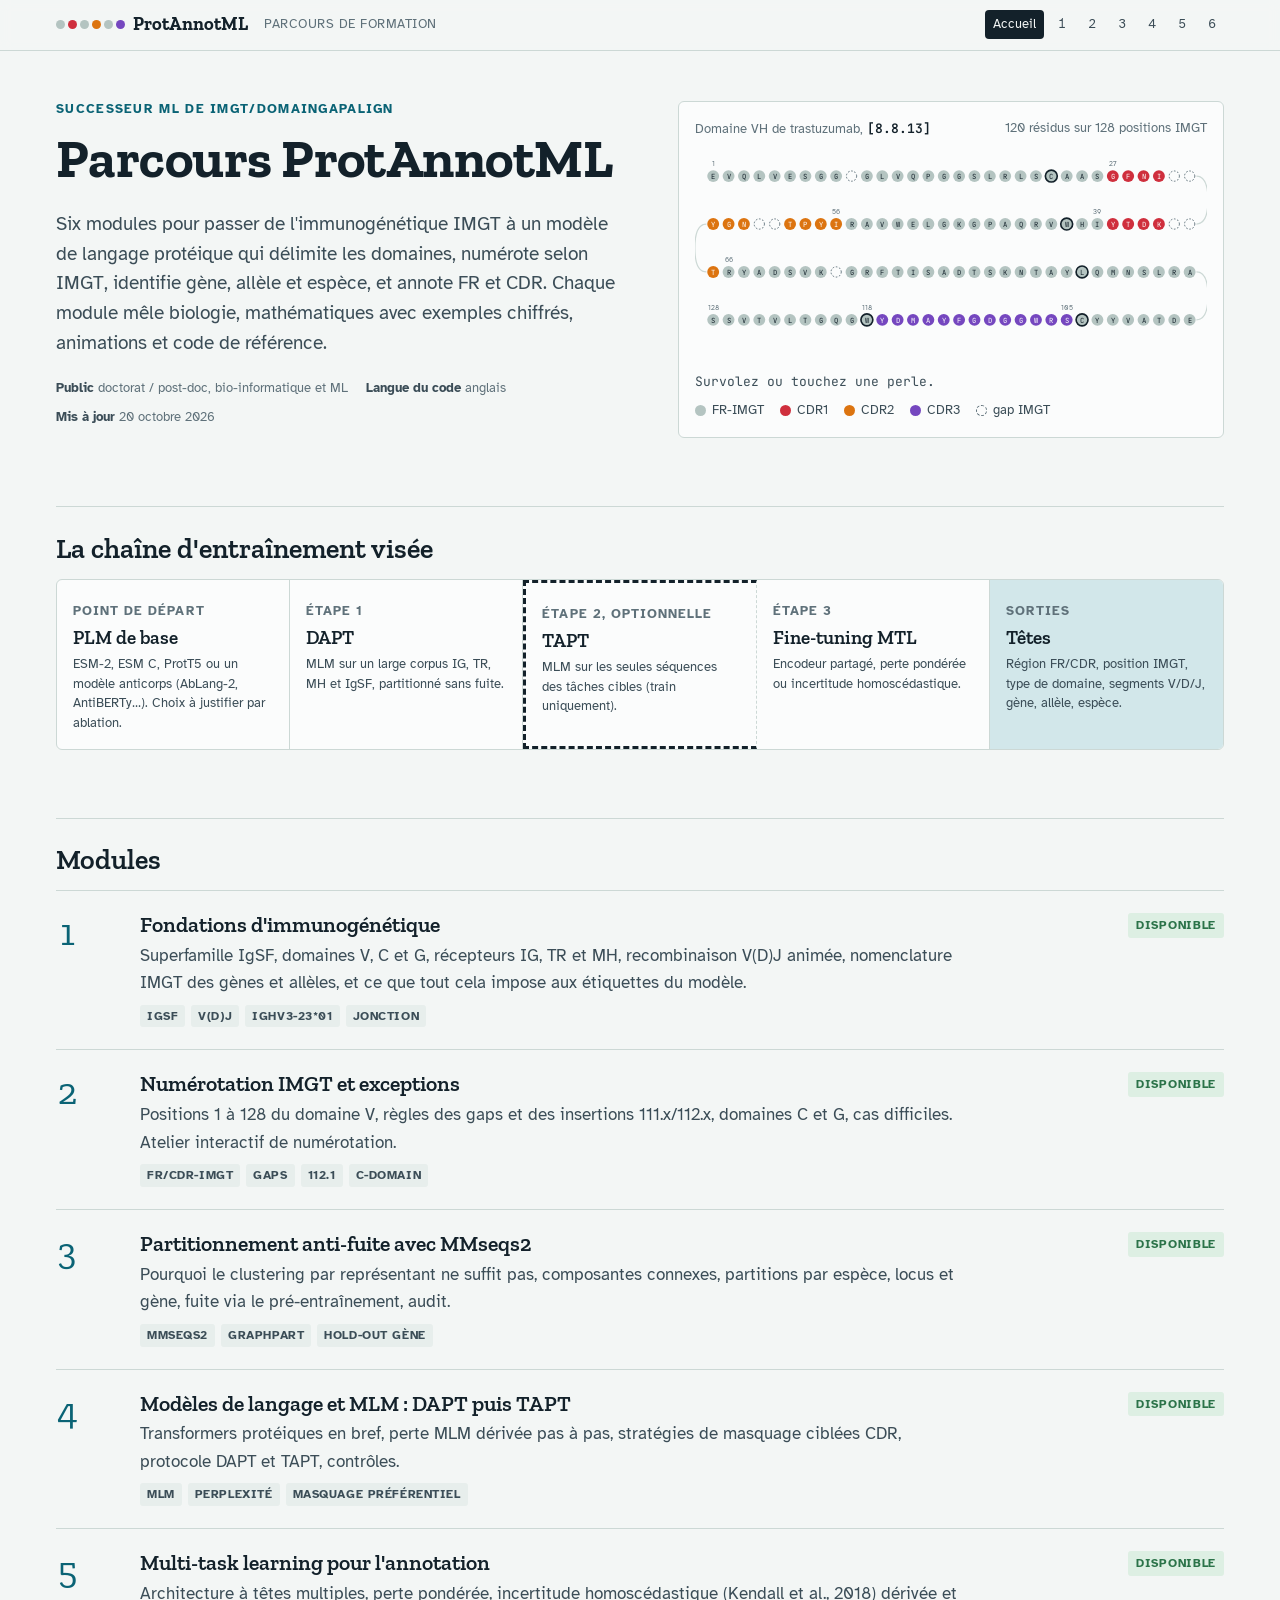
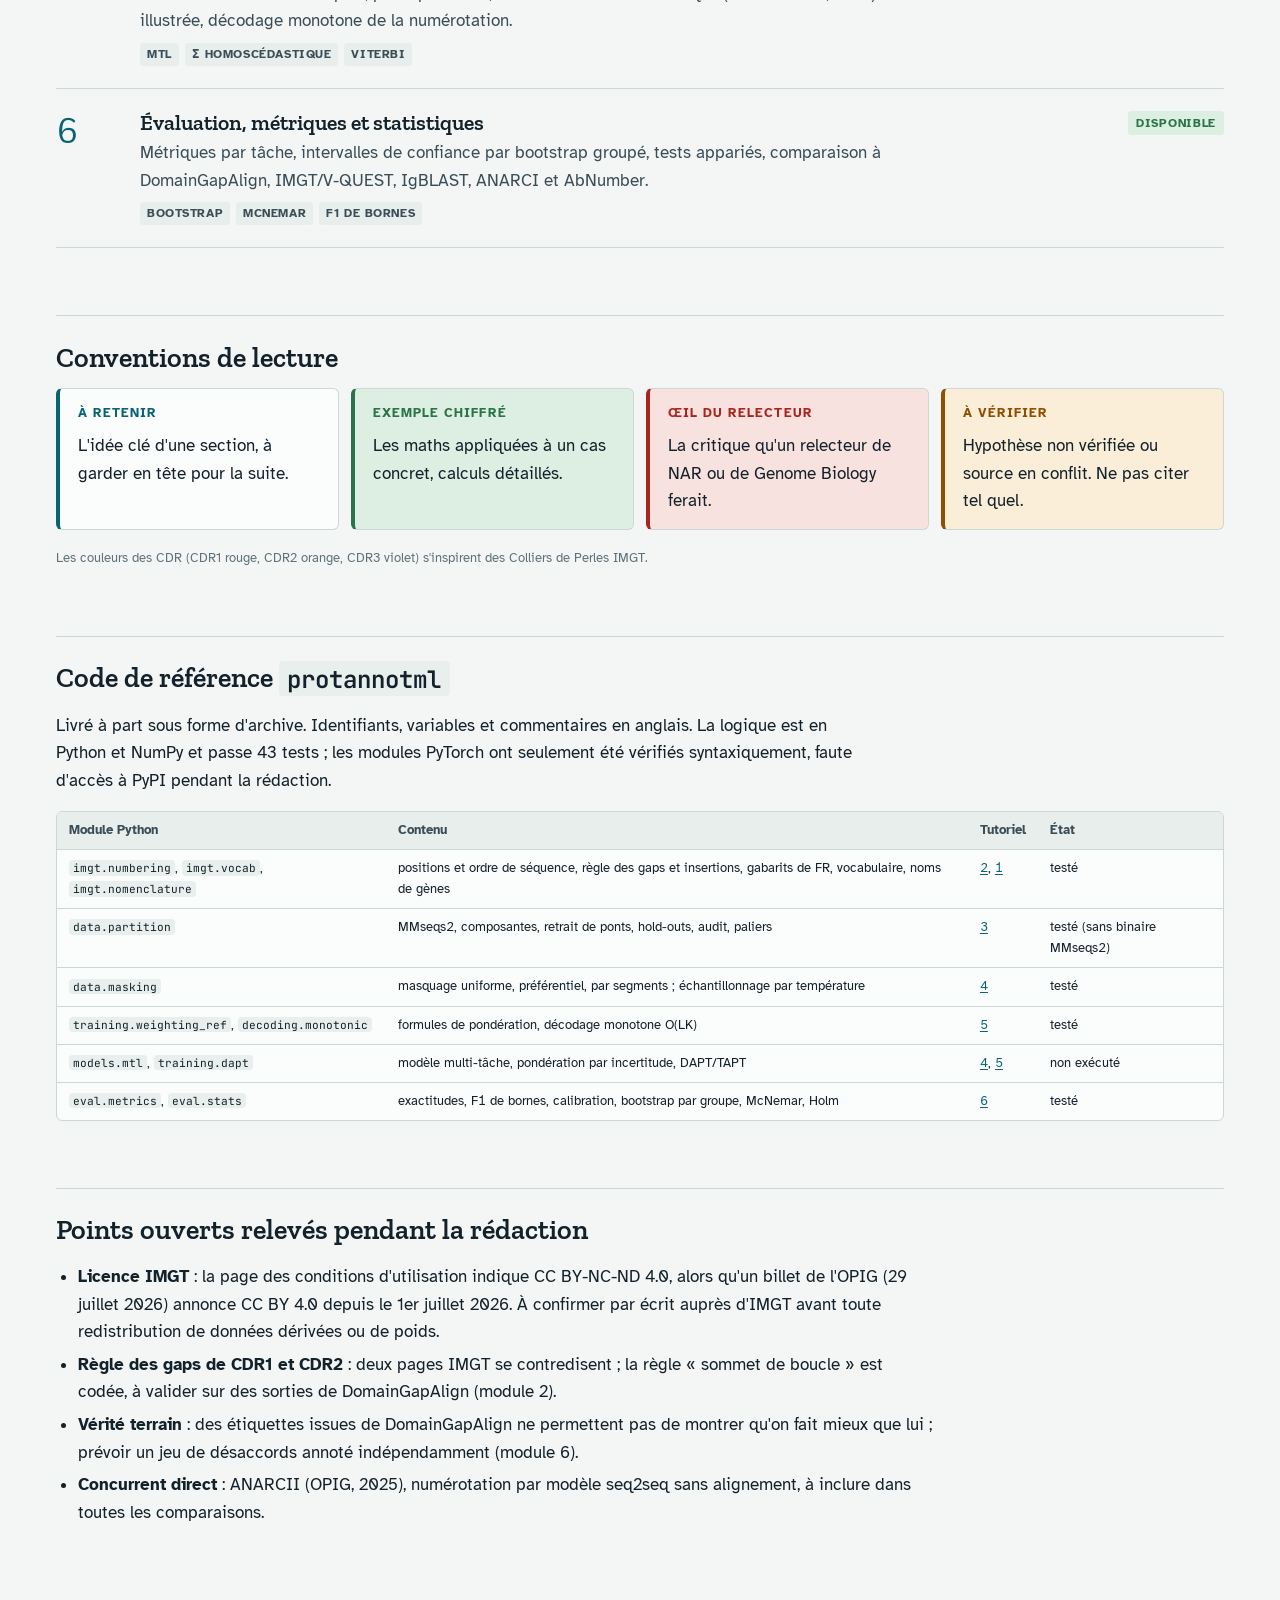
<file: docs/tutorials/index.html>
<!doctype html>
<html lang="fr">
<head>
<meta charset="utf-8">
<meta name="viewport" content="width=device-width, initial-scale=1, viewport-fit=cover">
<title>Parcours ProtAnnotML</title>
<meta name="claude:viewport-fit-sides" content="cover">
<link rel="preconnect" href="https://fonts.googleapis.com">
<link rel="stylesheet" href="https://fonts.googleapis.com/css2?family=Atkinson+Hyperlegible:ital,wght@0,400;0,700;1,400&family=JetBrains+Mono:wght@400;600&family=Zilla+Slab:wght@500;600;700&display=swap">
<link rel="stylesheet" href="style.css">
<script src="common.js"></script>
<style>
  .hero { max-width: 1200px; margin: 0 auto; padding-block: 48px 24px;
    padding-left: max(16px, env(safe-area-inset-left, 0px)); padding-right: max(16px, env(safe-area-inset-right, 0px)); }
  .hero-grid { display: grid; grid-template-columns: minmax(0, 1.05fr) minmax(0, 1fr); gap: 48px; align-items: center; }
  @media (max-width: 900px) { .hero-grid { grid-template-columns: minmax(0, 1fr); gap: 24px; } }
  .hero h1 { font-size: clamp(2.2rem, 5vw, 3.4rem); margin: .15em 0 .3em; }
  .hero .lede { max-width: 56ch; }
  .necklace { border: 1px solid var(--rule); background: var(--panel); border-radius: var(--radius); padding: 16px; }
  .necklace .nk-head { display: flex; justify-content: space-between; gap: 12px; flex-wrap: wrap; font-size: var(--s-0); color: var(--muted); margin-bottom: 8px; }
  .necklace .nk-head b { color: var(--ink); font-family: var(--f-mono); font-weight: 600; }
  .readout { font-family: var(--f-mono); font-size: var(--s-0); color: var(--ink-2); min-height: 1.6em; margin-top: 8px; }
  .wrap { max-width: 1200px; margin: 0 auto; padding-block: 8px 80px;
    padding-left: max(16px, env(safe-area-inset-left, 0px)); padding-right: max(16px, env(safe-area-inset-right, 0px)); }
  .wrap h2 { border-top: 1px solid var(--rule); }
  .pipeline { display: grid; grid-template-columns: repeat(5, minmax(0, 1fr)); gap: 0; border: 1px solid var(--rule); border-radius: var(--radius); background: var(--panel); overflow: hidden; }
  .pipeline > div { padding: 16px; border-right: 1px solid var(--rule); position: relative; min-width: 0; }
  .pipeline > div:last-child { border-right: 0; }
  .pipeline .stage { font-size: var(--s-0); letter-spacing: .08em; text-transform: uppercase; color: var(--muted); font-weight: 700; }
  .pipeline h3 { margin: 4px 0 6px; font-size: 1.2rem; }
  .pipeline p { margin: 0; font-size: var(--s-0); color: var(--ink-2); line-height: 1.5; }
  .pipeline .opt { border-style: dashed; }
  .pipeline .heads { background: var(--accent-soft); }
  @media (max-width: 900px) { .pipeline { grid-template-columns: minmax(0, 1fr); } .pipeline > div { border-right: 0; border-bottom: 1px solid var(--rule); } .pipeline > div:last-child { border-bottom: 0; } }
  .modules { list-style: none; padding: 0; margin: 0; display: grid; gap: 0; border-top: 1px solid var(--rule); }
  .modules li { margin: 0; display: grid; grid-template-columns: 64px minmax(0, 1fr) auto; gap: 20px; padding: 22px 0; border-bottom: 1px solid var(--rule); align-items: start; max-width: none; }
  .modules .n { font-family: var(--f-display); font-size: 2.4rem; line-height: 1; color: var(--accent); font-variant-numeric: tabular-nums; }
  .modules h3 { margin: 0 0 4px; font-size: 1.35rem; }
  .modules h3 a { color: var(--ink); text-decoration: none; }
  .modules h3 a:hover { color: var(--accent); text-decoration: underline; }
  .modules p { margin: 0; color: var(--ink-2); max-width: 75ch; }
  .modules .keys { margin-top: 8px; display: flex; flex-wrap: wrap; gap: 6px; }
  .status { font-size: .72rem; font-weight: 700; text-transform: uppercase; letter-spacing: .06em; padding: 3px 8px; border-radius: 3px; white-space: nowrap; }
  .status.done { background: var(--ok-bg); color: var(--ok); }
  .status.todo { background: var(--paper-2); color: var(--muted); }
  @media (max-width: 600px) { .modules li { grid-template-columns: 44px minmax(0, 1fr); } .modules .status { grid-column: 2; justify-self: start; } .modules .n { font-size: 1.8rem; } }
  .conventions { display: grid; grid-template-columns: repeat(auto-fit, minmax(230px, 1fr)); gap: 12px; }
  .conventions .callout { margin: 0; }
</style>
</head>
<body>

<header class="topbar">
  <div class="topbar-inner">
    <a class="brand" href="index.html"><span class="pearls" aria-hidden="true"><i></i><i></i><i></i><i></i><i></i><i></i></span>ProtAnnotML</a>
    <span class="crumb">Parcours de formation</span>
    <nav aria-label="Modules">
      <a href="index.html" aria-current="page">Accueil</a>
      <a href="m1.html">1</a><a href="m2.html">2</a><a href="m3.html">3</a><a href="m4.html">4</a><a href="m5.html">5</a><a href="m6.html">6</a>
    </nav>
  </div>
</header>

<section class="hero">
  <div class="hero-grid">
    <div>
      <p class="eyebrow">Successeur ML de IMGT/DomainGapAlign</p>
      <h1>Parcours ProtAnnotML</h1>
      <p class="lede">Six modules pour passer de l'immunogénétique IMGT à un modèle de langage protéique qui délimite les domaines, numérote selon IMGT, identifie gène, allèle et espèce, et annote FR et CDR. Chaque module mêle biologie, mathématiques avec exemples chiffrés, animations et code de référence.</p>
      <p class="meta-row"><span><b>Public</b> doctorat / post-doc, bio-informatique et ML</span><span><b>Langue du code</b> anglais</span><span><b>Mis à jour</b> 20 octobre 2026</span></p>
    </div>
    <figure class="necklace" style="margin:0">
      <div class="nk-head"><span>Domaine VH de trastuzumab, <b>[8.8.13]</b></span><span>120 résidus sur 128 positions IMGT</span></div>
      <div class="scroll-x"><svg id="necklace" viewBox="0 0 620 250" role="img" aria-label="Domaine VH du trastuzumab représenté en perles colorées par région IMGT"></svg></div>
      <div class="readout" id="readout" aria-live="polite">Survolez ou touchez une perle.</div>
      <div class="legend" style="margin-top:8px"><span><i style="background:var(--fr)"></i>FR-IMGT</span><span><i style="background:var(--cdr1)"></i>CDR1</span><span><i style="background:var(--cdr2)"></i>CDR2</span><span><i style="background:var(--cdr3)"></i>CDR3</span><span><i style="border:1.5px dashed var(--muted)"></i>gap IMGT</span></div>
    </figure>
  </div>
</section>

<main class="wrap">
  <h2 style="margin-top:1.2em">La chaîne d'entraînement visée</h2>
  <div class="pipeline">
    <div><span class="stage">Point de départ</span><h3>PLM de base</h3><p>ESM-2, ESM C, ProtT5 ou un modèle anticorps (AbLang-2, AntiBERTy…). Choix à justifier par ablation.</p></div>
    <div><span class="stage">Étape 1</span><h3>DAPT</h3><p>MLM sur un large corpus IG, TR, MH et IgSF, partitionné sans fuite.</p></div>
    <div class="opt"><span class="stage">Étape 2, optionnelle</span><h3>TAPT</h3><p>MLM sur les seules séquences des tâches cibles (train uniquement).</p></div>
    <div><span class="stage">Étape 3</span><h3>Fine-tuning MTL</h3><p>Encodeur partagé, perte pondérée ou incertitude homoscédastique.</p></div>
    <div class="heads"><span class="stage">Sorties</span><h3>Têtes</h3><p>Région FR/CDR, position IMGT, type de domaine, segments V/D/J, gène, allèle, espèce.</p></div>
  </div>

  <h2>Modules</h2>
  <ol class="modules">
    <li><span class="n">1</span><div><h3><a href="m1.html">Fondations d'immunogénétique</a></h3><p>Superfamille IgSF, domaines V, C et G, récepteurs IG, TR et MH, recombinaison V(D)J animée, nomenclature IMGT des gènes et allèles, et ce que tout cela impose aux étiquettes du modèle.</p><div class="keys"><span class="tag">IgSF</span><span class="tag">V(D)J</span><span class="tag">IGHV3-23*01</span><span class="tag">jonction</span></div></div><span class="status done" data-module="1">Disponible</span></li>
    <li><span class="n">2</span><div><h3><a href="m2.html">Numérotation IMGT et exceptions</a></h3><p>Positions 1 à 128 du domaine V, règles des gaps et des insertions 111.x/112.x, domaines C et G, cas difficiles. Atelier interactif de numérotation.</p><div class="keys"><span class="tag">FR/CDR-IMGT</span><span class="tag">gaps</span><span class="tag">112.1</span><span class="tag">C-DOMAIN</span></div></div><span class="status done" data-module="2">Disponible</span></li>
    <li><span class="n">3</span><div><h3><a href="m3.html">Partitionnement anti-fuite avec MMseqs2</a></h3><p>Pourquoi le clustering par représentant ne suffit pas, composantes connexes, partitions par espèce, locus et gène, fuite via le pré-entraînement, audit.</p><div class="keys"><span class="tag">MMseqs2</span><span class="tag">GraphPart</span><span class="tag">hold-out gène</span></div></div><span class="status done" data-module="3">Disponible</span></li>
    <li><span class="n">4</span><div><h3><a href="m4.html">Modèles de langage et MLM : DAPT puis TAPT</a></h3><p>Transformers protéiques en bref, perte MLM dérivée pas à pas, stratégies de masquage ciblées CDR, protocole DAPT et TAPT, contrôles.</p><div class="keys"><span class="tag">MLM</span><span class="tag">perplexité</span><span class="tag">masquage préférentiel</span></div></div><span class="status done" data-module="4">Disponible</span></li>
    <li><span class="n">5</span><div><h3><a href="m5.html">Multi-task learning pour l'annotation</a></h3><p>Architecture à têtes multiples, perte pondérée, incertitude homoscédastique (Kendall et al., 2018) dérivée et illustrée, décodage monotone de la numérotation.</p><div class="keys"><span class="tag">MTL</span><span class="tag">σ homoscédastique</span><span class="tag">Viterbi</span></div></div><span class="status done" data-module="5">Disponible</span></li>
    <li><span class="n">6</span><div><h3><a href="m6.html">Évaluation, métriques et statistiques</a></h3><p>Métriques par tâche, intervalles de confiance par bootstrap groupé, tests appariés, comparaison à DomainGapAlign, IMGT/V-QUEST, IgBLAST, ANARCI et AbNumber.</p><div class="keys"><span class="tag">bootstrap</span><span class="tag">McNemar</span><span class="tag">F1 de bornes</span></div></div><span class="status done" data-module="6">Disponible</span></li>
  </ol>

  <h2>Conventions de lecture</h2>
  <div class="conventions">
    <div class="callout note"><span class="label">À retenir</span><p>L'idée clé d'une section, à garder en tête pour la suite.</p></div>
    <div class="callout example"><span class="label">Exemple chiffré</span><p>Les maths appliquées à un cas concret, calculs détaillés.</p></div>
    <div class="callout reviewer"><span class="label">Œil du relecteur</span><p>La critique qu'un relecteur de NAR ou de Genome Biology ferait.</p></div>
    <div class="callout unverified"><span class="label">À vérifier</span><p>Hypothèse non vérifiée ou source en conflit. Ne pas citer tel quel.</p></div>
  </div>
  <p class="kbd-hint" style="margin-top:1.4em">Les couleurs des CDR (CDR1 rouge, CDR2 orange, CDR3 violet) s'inspirent des Colliers de Perles IMGT.</p>

  <h2>Code de référence <code>protannotml</code></h2>
  <p style="max-width:75ch">Livré à part sous forme d'archive. Identifiants, variables et commentaires en anglais. La logique est en Python et NumPy et passe 43 tests ; les modules PyTorch ont seulement été vérifiés syntaxiquement, faute d'accès à PyPI pendant la rédaction.</p>
  <div class="table-wrap">
    <table>
      <thead><tr><th>Module Python</th><th>Contenu</th><th>Tutoriel</th><th>État</th></tr></thead>
      <tbody>
        <tr><td><code>imgt.numbering</code>, <code>imgt.vocab</code>, <code>imgt.nomenclature</code></td><td>positions et ordre de séquence, règle des gaps et insertions, gabarits de FR, vocabulaire, noms de gènes</td><td><a href="m2.html">2</a>, <a href="m1.html">1</a></td><td>testé</td></tr>
        <tr><td><code>data.partition</code></td><td>MMseqs2, composantes, retrait de ponts, hold-outs, audit, paliers</td><td><a href="m3.html">3</a></td><td>testé (sans binaire MMseqs2)</td></tr>
        <tr><td><code>data.masking</code></td><td>masquage uniforme, préférentiel, par segments ; échantillonnage par température</td><td><a href="m4.html">4</a></td><td>testé</td></tr>
        <tr><td><code>training.weighting_ref</code>, <code>decoding.monotonic</code></td><td>formules de pondération, décodage monotone O(LK)</td><td><a href="m5.html">5</a></td><td>testé</td></tr>
        <tr><td><code>models.mtl</code>, <code>training.dapt</code></td><td>modèle multi-tâche, pondération par incertitude, DAPT/TAPT</td><td><a href="m4.html">4</a>, <a href="m5.html">5</a></td><td>non exécuté</td></tr>
        <tr><td><code>eval.metrics</code>, <code>eval.stats</code></td><td>exactitudes, F1 de bornes, calibration, bootstrap par groupe, McNemar, Holm</td><td><a href="m6.html">6</a></td><td>testé</td></tr>
      </tbody>
    </table>
  </div>

  <h2>Points ouverts relevés pendant la rédaction</h2>
  <ul style="max-width:80ch">
    <li><strong>Licence IMGT</strong> : la page des conditions d'utilisation indique CC BY-NC-ND 4.0, alors qu'un billet de l'OPIG (29 juillet 2026) annonce CC BY 4.0 depuis le 1er juillet 2026. À confirmer par écrit auprès d'IMGT avant toute redistribution de données dérivées ou de poids.</li>
    <li><strong>Règle des gaps de CDR1 et CDR2</strong> : deux pages IMGT se contredisent ; la règle « sommet de boucle » est codée, à valider sur des sorties de DomainGapAlign (module 2).</li>
    <li><strong>Vérité terrain</strong> : des étiquettes issues de DomainGapAlign ne permettent pas de montrer qu'on fait mieux que lui ; prévoir un jeu de désaccords annoté indépendamment (module 6).</li>
    <li><strong>Concurrent direct</strong> : ANARCII (OPIG, 2025), numérotation par modèle seq2seq sans alignement, à inclure dans toutes les comparaisons.</li>
  </ul>
</main>

<script>
(() => {
  // Trastuzumab VH with IMGT positions (gaps at 10, 31-34, 60-61, 73).
  const seq = "EVQLVESGGGLVQPGGSLRLSCAASGFNIKDTYIHWVRQAPGKGLEWVARIYPTNGYTRYADSVKGRFTISADTSKNTAYLQMNSLRAEDTAVYYCSRWGGDGFYAMDYWGQGTLVTVSS";
  const gaps = new Set([10, 31, 32, 33, 34, 60, 61, 73]);
  const anchors = { 23: "1st-CYS", 41: "CONSERVED-TRP", 89: "hydrophobe conservé", 104: "2nd-CYS", 118: "J-TRP" };
  const region = (p) => p <= 26 ? "FR1" : p <= 38 ? "CDR1" : p <= 55 ? "FR2" : p <= 65 ? "CDR2" : p <= 104 ? "FR3" : p <= 117 ? "CDR3" : "FR4";
  const colorOf = { FR1: "--fr", FR2: "--fr", FR3: "--fr", FR4: "--fr", CDR1: "--cdr1", CDR2: "--cdr2", CDR3: "--cdr3" };
  const cells = [];
  let k = 0;
  for (let p = 1; p <= 128; p++) {
    if (gaps.has(p)) cells.push({ pos: p, aa: null });
    else cells.push({ pos: p, aa: seq[k++] });
  }
  const root = document.getElementById("necklace");
  const readout = document.getElementById("readout");
  const perRow = 32, dx = 18.6, dy = 58, r = 7.2, x0 = 22, y0 = 34;

  function draw() {
    root.innerHTML = "";
    const ink = "var(--ink)";
    cells.forEach((c, i) => {
      const row = Math.floor(i / perRow), col = i % perRow;
      const xx = row % 2 === 0 ? x0 + col * dx : x0 + (perRow - 1 - col) * dx;
      const yy = y0 + row * dy;
      const g = PA.svg("g", { tabindex: "0", "data-i": i }, root);
      if (c.aa === null) {
        PA.svg("circle", { cx: xx, cy: yy, r: r - 1, fill: "none", stroke: "var(--muted)", "stroke-dasharray": "2 2", "stroke-width": 1.2 }, g);
      } else {
        const reg = region(c.pos);
        const isAnchor = anchors[c.pos];
        const circ = PA.svg("circle", { cx: xx, cy: yy, r, fill: `var(${colorOf[reg]})`, stroke: isAnchor ? ink : "none", "stroke-width": isAnchor ? 2 : 0, class: "pearl", style: "transition: opacity .3s, transform .3s; transform-origin:" + xx + "px " + yy + "px" }, g);
        PA.svg("text", { x: xx, y: yy + 3.3, "text-anchor": "middle", "font-size": 8.6, "font-family": "var(--f-mono)", fill: reg.startsWith("CDR") ? "#fff" : "var(--ink)", text: c.aa, "pointer-events": "none" }, g);
      }
      if ([1, 27, 39, 56, 66, 105, 118, 128].includes(c.pos)) {
        PA.svg("text", { x: xx, y: yy - 12, "text-anchor": "middle", "font-size": 8.5, class: "svg-muted", text: c.pos }, g);
      }
      const show = () => {
        const reg = region(c.pos);
        readout.textContent = c.aa === null
          ? `Position ${c.pos} (${reg}) : gap, aucune lettre`
          : `Position ${c.pos} · ${c.aa} · ${reg}${anchors[c.pos] ? " · " + anchors[c.pos] : ""}`;
      };
      g.addEventListener("mouseenter", show);
      g.addEventListener("focus", show);
      g.addEventListener("click", show);
    });
    // serpentine connectors between rows
    for (let row = 0; row < 3; row++) {
      const yy = y0 + row * dy;
      const xx = row % 2 === 0 ? x0 + (perRow - 1) * dx : x0;
      const dir = row % 2 === 0 ? 1 : -1;
      PA.svg("path", { d: `M ${xx + dir * (r + 1)} ${yy} q ${dir * 14} 0 ${dir * 14} ${dy / 2} q 0 ${dy / 2} ${-dir * 14} ${dy / 2}`, fill: "none", stroke: "var(--rule)", "stroke-width": 1.5 }, root);
    }
  }
  draw();
  if (!PA.reducedMotion()) {
    const pearls = [...root.querySelectorAll(".pearl")];
    pearls.forEach((p) => { p.style.opacity = "0.25"; });
    pearls.forEach((p, i) => setTimeout(() => { p.style.opacity = "1"; }, 200 + i * 14));
  }
})();
</script>
</body>
</html>
</file>
<file: docs/tutorials/style.css>
/* ProtAnnotML Academy — shared stylesheet
   Layout concept: a lab-chart reading column with a sticky section rail on the left;
   residues are drawn as "pearls" (nod to IMGT Colliers de Perles). */

:root {
  /* Color */
  --paper: #F3F6F5;
  --paper-2: #E7EEEC;
  --panel: #FBFCFC;
  --ink: #13212A;
  --ink-2: #3B4D57;
  --muted: #5F717A;
  --rule: #CCD8D5;
  --accent: #0A6375;
  --accent-ink: #FFFFFF;
  --accent-soft: #D2E7EA;
  --fr: #B4C4C1;
  --cdr1: #CF2F3D;
  --cdr2: #DC7410;
  --cdr3: #7547BF;
  --vcol: #0A6375;
  --ccol: #A36A12;
  --gcol: #3F7F3A;
  --code-bg: #E8EFED;
  --warn: #8F4E00;
  --warn-bg: #FAEED8;
  --crit: #A8261E;
  --crit-bg: #F8E2DF;
  --ok: #2B7349;
  --ok-bg: #DDEFE3;
  /* Type */
  --f-display: "Zilla Slab", "Rockwell", "Roboto Slab", Georgia, serif;
  --f-body: "Atkinson Hyperlegible", "Segoe UI", system-ui, -apple-system, sans-serif;
  --f-mono: "JetBrains Mono", "SFMono-Regular", Consolas, "Liberation Mono", monospace;
  /* Scale */
  --s-0: 0.8125rem;
  --s-1: 1rem;
  --s-2: 1.0625rem;
  --s-3: 1.375rem;
  --s-4: 1.75rem;
  --s-5: 2.5rem;
  --radius: 6px;
  color-scheme: light;
}
@media (prefers-color-scheme: dark) {
  :root:not([data-theme="light"]) {
    --paper: #0E161B; --paper-2: #15212A; --panel: #121D24;
    --ink: #E1EBE9; --ink-2: #B5C5C8; --muted: #8B9DA4; --rule: #293941;
    --accent: #5EC1D1; --accent-ink: #0B1A20; --accent-soft: #15363E;
    --fr: #4B5D62; --cdr1: #F0626D; --cdr2: #F3A24D; --cdr3: #AA8AE8;
    --vcol: #5EC1D1; --ccol: #E0A94E; --gcol: #84C97C;
    --code-bg: #121F28; --warn: #F1B562; --warn-bg: #2C2314;
    --crit: #F2877F; --crit-bg: #311A19; --ok: #6FCB94; --ok-bg: #15291E;
    color-scheme: dark;
  }
}
:root[data-theme="dark"] {
  --paper: #0E161B; --paper-2: #15212A; --panel: #121D24;
  --ink: #E1EBE9; --ink-2: #B5C5C8; --muted: #8B9DA4; --rule: #293941;
  --accent: #5EC1D1; --accent-ink: #0B1A20; --accent-soft: #15363E;
  --fr: #4B5D62; --cdr1: #F0626D; --cdr2: #F3A24D; --cdr3: #AA8AE8;
  --vcol: #5EC1D1; --ccol: #E0A94E; --gcol: #84C97C;
  --code-bg: #121F28; --warn: #F1B562; --warn-bg: #2C2314;
  --crit: #F2877F; --crit-bg: #311A19; --ok: #6FCB94; --ok-bg: #15291E;
  color-scheme: dark;
}

/* Reset (module pages carry their own document skeleton) */
*, *::before, *::after { box-sizing: border-box; }
:root { padding-top: env(safe-area-inset-top, 0px); padding-bottom: env(safe-area-inset-bottom, 0px); }
html { -webkit-text-size-adjust: 100%; scroll-padding-top: 72px; }
body {
  margin: 0; background: var(--paper); color: var(--ink);
  font-family: var(--f-body); font-size: var(--s-2); line-height: 1.62;
}
img, svg, canvas { max-width: 100%; }
[hidden] { display: none !important; }
a { color: var(--accent); text-underline-offset: 2px; }
a:focus-visible, button:focus-visible, input:focus-visible, select:focus-visible, summary:focus-visible {
  outline: 2px solid var(--accent); outline-offset: 2px; border-radius: 3px;
}
body::before {
  content: ""; position: fixed; inset: 0 0 auto; height: env(safe-area-inset-top, 0px);
  z-index: 10; background: var(--paper);
}

/* Top bar */
.topbar {
  position: sticky; top: env(safe-area-inset-top, 0px); z-index: 9;
  background: color-mix(in srgb, var(--paper) 92%, transparent);
  backdrop-filter: blur(6px); border-bottom: 1px solid var(--rule);
}
.topbar-inner {
  max-width: 1200px; margin: 0 auto; display: flex; align-items: center; gap: 16px;
  padding-block: 10px;
  padding-left: max(16px, env(safe-area-inset-left, 0px));
  padding-right: max(16px, env(safe-area-inset-right, 0px));
  flex-wrap: wrap;
}
.brand { font-family: var(--f-display); font-weight: 700; font-size: 1.15rem; color: var(--ink); text-decoration: none; display: flex; gap: 8px; align-items: center; }
.brand .pearls { display: inline-flex; gap: 3px; }
.brand .pearls i { width: 9px; height: 9px; border-radius: 50%; background: var(--fr); display: block; }
.brand .pearls i:nth-child(2) { background: var(--cdr1); }
.brand .pearls i:nth-child(4) { background: var(--cdr2); }
.brand .pearls i:nth-child(6) { background: var(--cdr3); }
.crumb { color: var(--muted); font-size: var(--s-0); letter-spacing: .04em; text-transform: uppercase; }
.topbar nav { margin-left: auto; display: flex; gap: 6px; flex-wrap: wrap; }
.topbar nav a {
  font-size: var(--s-0); text-decoration: none; color: var(--ink-2); padding: 4px 8px; border-radius: 4px;
  font-variant-numeric: tabular-nums;
}
.topbar nav a[aria-current="page"] { background: var(--ink); color: var(--paper); }
.topbar nav a:hover { background: var(--paper-2); }
.topbar nav a[aria-current="page"]:hover { background: var(--ink); }

/* Layout */
.layout {
  max-width: 1200px; margin: 0 auto; display: grid;
  grid-template-columns: 230px minmax(0, 1fr); gap: 56px;
  padding-block: 40px 80px;
  padding-left: max(16px, env(safe-area-inset-left, 0px));
  padding-right: max(16px, env(safe-area-inset-right, 0px));
}
.toc { position: sticky; top: calc(env(safe-area-inset-top, 0px) + 72px); align-self: start; max-height: calc(100vh - 100px); overflow: auto; font-size: var(--s-0); }
.toc h2 { font-family: var(--f-body); font-size: var(--s-0); text-transform: uppercase; letter-spacing: .08em; color: var(--muted); margin: 0 0 10px; font-weight: 700; }
.toc ol { list-style: none; margin: 0; padding: 0; display: grid; gap: 2px; border-left: 1px solid var(--rule); }
.toc a { display: block; padding: 4px 0 4px 12px; color: var(--ink-2); text-decoration: none; margin-left: -1px; border-left: 2px solid transparent; line-height: 1.35; }
.toc a.active { color: var(--accent); border-left-color: var(--accent); font-weight: 700; }
.toc a:hover { color: var(--ink); }
@media (max-width: 980px) {
  .layout { grid-template-columns: minmax(0, 1fr); gap: 24px; padding-block: 24px 64px; }
  .toc { position: static; max-height: none; border: 1px solid var(--rule); border-radius: var(--radius); padding: 12px 14px; background: var(--panel); }
}

/* Article typography */
.article { min-width: 0; max-width: 800px; }
.article > * + * { margin-top: 1.1em; }
.article p, .article li { max-width: 70ch; }
.eyebrow { font-size: var(--s-0); letter-spacing: .1em; text-transform: uppercase; color: var(--accent); font-weight: 700; margin: 0; }
h1, h2, h3, h4 { font-family: var(--f-display); text-wrap: balance; line-height: 1.15; color: var(--ink); }
h1 { font-size: clamp(2rem, 4.4vw, var(--s-5)); margin: .2em 0 .3em; font-weight: 700; letter-spacing: -.01em; }
h2 { font-size: var(--s-4); margin: 2.4em 0 .5em; padding-top: .9em; border-top: 1px solid var(--rule); font-weight: 600; }
h2 .num { color: var(--muted); font-weight: 500; margin-right: .35em; font-variant-numeric: tabular-nums; }
h3 { font-size: var(--s-3); margin: 1.8em 0 .4em; font-weight: 600; }
h4 { font-size: var(--s-2); margin: 1.4em 0 .3em; font-family: var(--f-body); font-weight: 700; }
.lede { font-size: 1.2rem; color: var(--ink-2); line-height: 1.55; }
strong { font-weight: 700; }
code, kbd, .mono { font-family: var(--f-mono); font-size: .86em; }
:not(pre) > code { background: var(--code-bg); padding: .08em .35em; border-radius: 4px; overflow-wrap: anywhere; }
hr { border: 0; border-top: 1px solid var(--rule); margin: 2em 0; }
ul, ol { padding-left: 1.3em; }
li + li { margin-top: .3em; }
.meta-row { display: flex; flex-wrap: wrap; gap: 8px 18px; color: var(--muted); font-size: var(--s-0); }
.meta-row span b { color: var(--ink-2); }

/* Callouts */
.callout { border: 1px solid var(--rule); border-left-width: 4px; background: var(--panel); padding: 14px 18px; border-radius: var(--radius); }
.callout > :first-child { margin-top: 0; }
.callout > :last-child { margin-bottom: 0; }
.callout .label { display: block; font-size: var(--s-0); letter-spacing: .08em; text-transform: uppercase; font-weight: 700; margin-bottom: 6px; }
.callout.note { border-left-color: var(--accent); }
.callout.note .label { color: var(--accent); }
.callout.reviewer { border-left-color: var(--crit); background: var(--crit-bg); }
.callout.reviewer .label { color: var(--crit); }
.callout.unverified { border-left-color: var(--warn); background: var(--warn-bg); }
.callout.unverified .label { color: var(--warn); }
.callout.example { border-left-color: var(--ok); background: var(--ok-bg); }
.callout.example .label { color: var(--ok); }
.callout p { margin: .5em 0; }

/* Figures */
figure { margin: 1.6em 0; }
figure.panel { border: 1px solid var(--rule); background: var(--panel); border-radius: var(--radius); padding: 18px; }
figcaption { font-size: var(--s-0); color: var(--muted); margin-top: 10px; line-height: 1.5; max-width: 75ch; }
figcaption b { color: var(--ink-2); }
.scroll-x { overflow-x: auto; -webkit-overflow-scrolling: touch; }
.svg-text { fill: var(--ink); font-family: var(--f-body); }
.svg-muted { fill: var(--muted); font-family: var(--f-body); }
.svg-mono { fill: var(--ink); font-family: var(--f-mono); }

/* Controls */
.controls { display: flex; flex-wrap: wrap; gap: 10px 16px; align-items: center; margin-bottom: 12px; font-size: var(--s-0); }
.controls label { display: flex; gap: 8px; align-items: center; color: var(--ink-2); }
.controls input[type="range"] { accent-color: var(--accent); width: 160px; }
.controls output { font-family: var(--f-mono); color: var(--ink); min-width: 3.5ch; display: inline-block; font-variant-numeric: tabular-nums; }
button.btn, .btn {
  font: inherit; font-size: var(--s-0); font-weight: 700; cursor: pointer;
  background: var(--ink); color: var(--paper); border: 1px solid var(--ink);
  padding: 6px 12px; border-radius: 4px;
}
button.btn.ghost { background: transparent; color: var(--ink); border-color: var(--rule); }
button.btn:hover { filter: brightness(1.12); }
button.btn:disabled { opacity: .45; cursor: default; }
select, input[type="text"], input[type="number"] {
  font: inherit; font-size: var(--s-0); background: var(--panel); color: var(--ink);
  border: 1px solid var(--rule); border-radius: 4px; padding: 5px 8px;
}
input[type="text"].seq-input { font-family: var(--f-mono); width: 100%; }

/* Tables */
.table-wrap { overflow-x: auto; border: 1px solid var(--rule); border-radius: var(--radius); background: var(--panel); }
table { border-collapse: collapse; width: 100%; font-size: var(--s-0); font-variant-numeric: tabular-nums; }
th, td { text-align: left; padding: 8px 12px; border-bottom: 1px solid var(--rule); vertical-align: top; }
th { font-weight: 700; color: var(--ink-2); background: var(--paper-2); white-space: nowrap; }
tr:last-child td { border-bottom: 0; }
td.num, th.num { text-align: right; }

/* Code */
pre { margin: 0; }
.codeblock { position: relative; border: 1px solid var(--rule); border-radius: var(--radius); background: var(--code-bg); }
.codeblock .codehead { display: flex; justify-content: space-between; align-items: center; gap: 10px; padding: 6px 10px 6px 14px; border-bottom: 1px solid var(--rule); font-size: var(--s-0); color: var(--muted); font-family: var(--f-mono); }
.codeblock pre { overflow-x: auto; padding: 14px; font-family: var(--f-mono); font-size: .82rem; line-height: 1.55; tab-size: 4; }
.codeblock pre code { background: none; padding: 0; font-size: inherit; }
.copy-btn { font: inherit; font-size: .75rem; background: transparent; color: var(--ink-2); border: 1px solid var(--rule); border-radius: 4px; padding: 2px 8px; cursor: pointer; }
.hljs-keyword, .hljs-built_in, .hljs-type { color: var(--accent); font-weight: 600; }
.hljs-string, .hljs-regexp { color: var(--ok); }
.hljs-comment, .hljs-quote { color: var(--muted); font-style: italic; }
.hljs-number, .hljs-literal { color: var(--cdr2); }
.hljs-title, .hljs-title.function_, .hljs-title.class_ { color: var(--cdr3); }
.hljs-meta, .hljs-params { color: var(--ink-2); }
.hljs-attr, .hljs-variable { color: var(--cdr1); }

/* Math */
.math-block { overflow-x: auto; padding: 6px 0; }
mjx-container[display="true"] { margin: .8em 0 !important; }
mjx-container { color: var(--ink); }

/* Sequences & pearls */
.seq { font-family: var(--f-mono); font-size: .9rem; letter-spacing: .02em; overflow-wrap: anywhere; }
.r-fr { color: var(--ink-2); }
.r-cdr1 { color: var(--cdr1); font-weight: 700; }
.r-cdr2 { color: var(--cdr2); font-weight: 700; }
.r-cdr3 { color: var(--cdr3); font-weight: 700; }
.legend { display: flex; flex-wrap: wrap; gap: 6px 16px; font-size: var(--s-0); color: var(--ink-2); }
.legend span { display: inline-flex; gap: 6px; align-items: center; }
.legend i { width: 11px; height: 11px; border-radius: 50%; display: inline-block; }

/* Quiz */
details.check { border: 1px solid var(--rule); border-radius: var(--radius); background: var(--panel); padding: 10px 16px; }
details.check + details.check { margin-top: 8px; }
details.check summary { cursor: pointer; font-weight: 700; }
details.check[open] summary { margin-bottom: 8px; }

/* Module navigation footer */
.pager { display: grid; grid-template-columns: 1fr 1fr; gap: 12px; margin-top: 3em; }
.pager a { display: block; border: 1px solid var(--rule); border-radius: var(--radius); padding: 12px 16px; text-decoration: none; color: var(--ink); background: var(--panel); }
.pager a small { display: block; color: var(--muted); font-size: var(--s-0); text-transform: uppercase; letter-spacing: .06em; }
.pager a.next { text-align: right; grid-column: 2; }
.pager a:hover { border-color: var(--accent); }
@media (max-width: 560px) { .pager { grid-template-columns: 1fr; } .pager a.next { grid-column: 1; } }

.sources { font-size: var(--s-0); color: var(--ink-2); }
.sources li { max-width: 90ch; }
.kbd-hint { font-size: var(--s-0); color: var(--muted); }
.two-col { display: grid; grid-template-columns: repeat(auto-fit, minmax(260px, 1fr)); gap: 16px; }
.two-col > * { min-width: 0; }
.tag { display: inline-block; font-size: .72rem; font-weight: 700; letter-spacing: .05em; text-transform: uppercase; padding: 2px 7px; border-radius: 3px; background: var(--paper-2); color: var(--ink-2); }

@media (prefers-reduced-motion: reduce) {
  *, *::before, *::after { animation-duration: .001ms !important; transition-duration: .001ms !important; }
}
</file>
